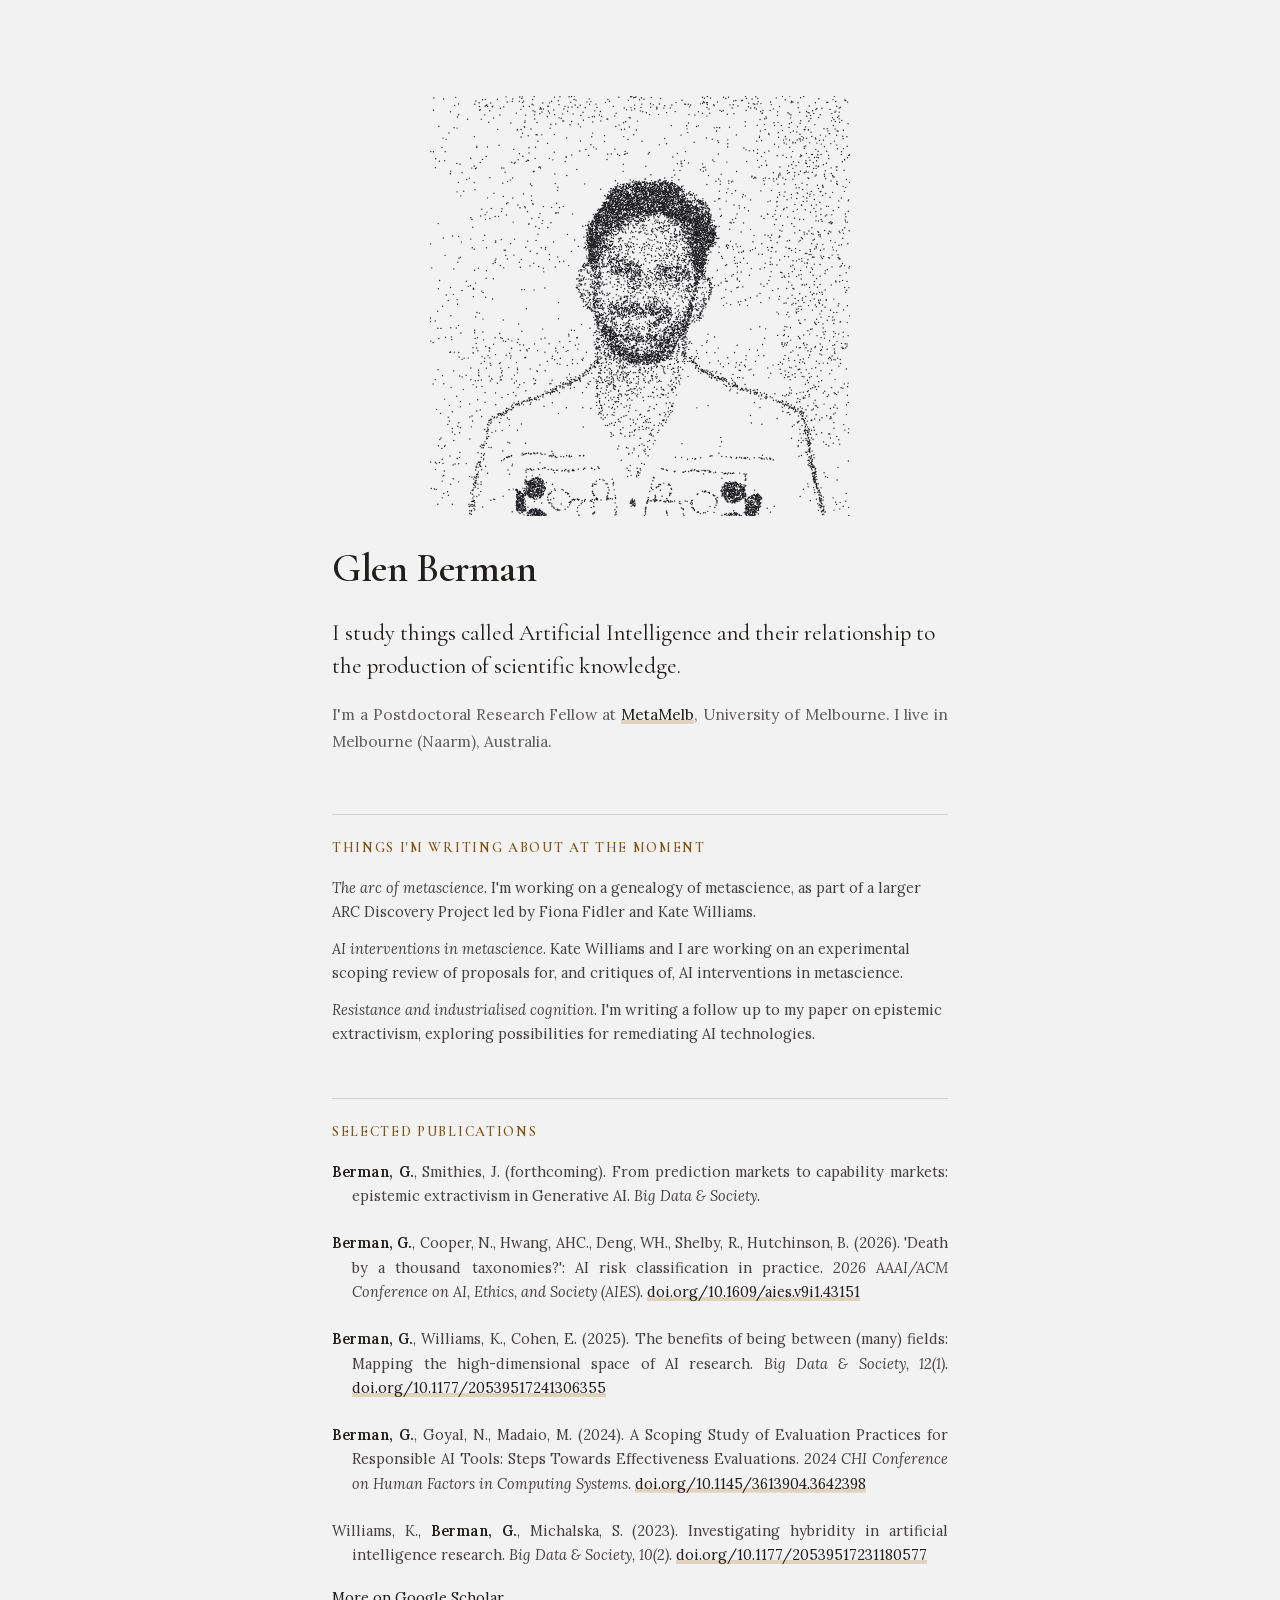
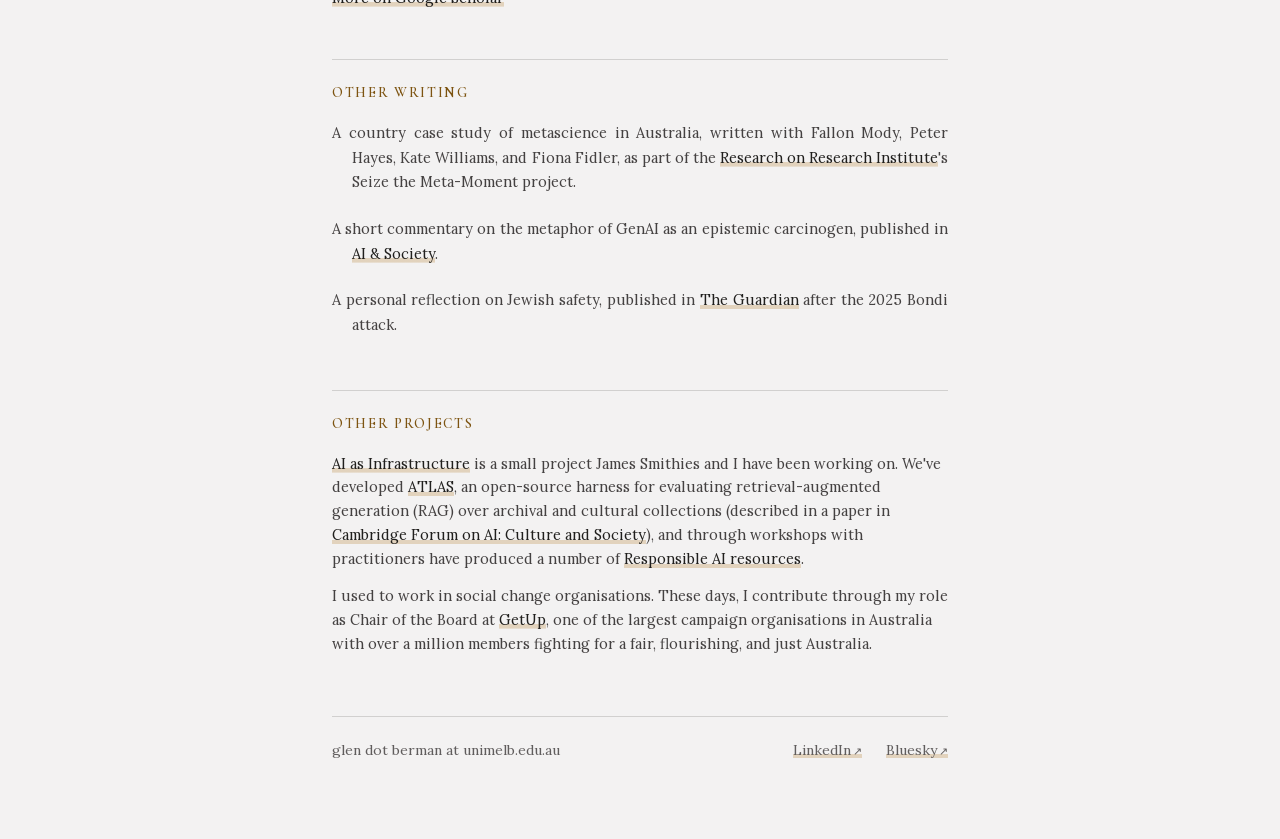
<file: index.html>
<!DOCTYPE html>
<!-- GENERATED FILE — do not edit directly. Edit content.json; the site rebuilds automatically. -->
<html lang="en">
<head>
  <meta charset="utf-8">
  <meta name="viewport" content="width=device-width, initial-scale=1">
  <title>Glen Berman</title>
  <meta name="description" content="Glen Berman studies things called &#x27;Artificial Intelligence&#x27; and their relationship to the production of scientific knowledge. In his more applied research, Glen develops and evaluates Responsible AI interventions. Postdoctoral Research Fellow at MetaMelb, University of Melbourne.">
  <link rel="canonical" href="https://glenberman.com/">
  <meta property="og:type" content="website">
  <meta property="og:title" content="Glen Berman">
  <meta property="og:description" content="I study things called Artificial Intelligence and their relationship to the production of scientific knowledge.">
  <meta property="og:url" content="https://glenberman.com/">
  <link rel="icon" href="favicon.svg" type="image/svg+xml">
  <link rel="stylesheet" href="styles.css">
</head>
<body>
  <main>
    <canvas id="portrait" class="portrait" role="img" aria-label="Stippled portrait of Glen Berman"></canvas>
    <noscript><style>#portrait { display: none; }</style><img class="portrait-fallback" src="portrait.jpg" alt="Portrait of Glen Berman" width="300" height="256"></noscript>
    <h1>Glen Berman</h1>
    <p class="focus">I study things called Artificial Intelligence and their relationship to the production of scientific knowledge.</p>
    <p class="roles">I'm a Postdoctoral Research Fellow at <a href="https://arts.unimelb.edu.au/school-of-historical-and-philosophical-studies/our-research/metamelb" target="_blank" rel="noopener">MetaMelb</a>, University of Melbourne. I live in Melbourne (Naarm), Australia.</p>

    <section aria-labelledby="things-i-m-writing-about-at-the-moment-heading">
      <h2 id="things-i-m-writing-about-at-the-moment-heading">Things I'm writing about at the moment</h2>
      <ul class="project-list">
        <li><em>The arc of metascience</em>. I'm working on a genealogy of metascience, as part of a larger ARC Discovery Project led by Fiona Fidler and Kate Williams.</li>
        <li><em>AI interventions in metascience</em>. Kate Williams and I are working on an experimental scoping review of proposals for, and critiques of, AI interventions in metascience.</li>
        <li><em>Resistance and industrialised cognition</em>. I'm writing a follow up to my paper on epistemic extractivism, exploring possibilities for remediating AI technologies.</li>
      </ul>
    </section>

    <section aria-labelledby="selected-publications-heading">
      <h2 id="selected-publications-heading">Selected publications</h2>
      <ul class="pub-list">
        <li><strong>Berman, G.</strong>, Smithies, J. (forthcoming). From prediction markets to capability markets: epistemic extractivism in Generative AI. <em>Big Data &amp; Society.</em></li>
        <li><strong>Berman, G.</strong>, Cooper, N., Hwang, AHC., Deng, WH., Shelby, R., Hutchinson, B. (2026). 'Death by a thousand taxonomies?': AI risk classification in practice. <em>2026 AAAI/ACM Conference on AI, Ethics, and Society (AIES).</em> <a href="https://doi.org/10.1609/aies.v9i1.43151" target="_blank" rel="noopener">doi.org/10.1609/aies.v9i1.43151</a></li>
        <li><strong>Berman, G.</strong>, Williams, K., Cohen, E. (2025). The benefits of being between (many) fields: Mapping the high-dimensional space of AI research. <em>Big Data &amp; Society, 12(1).</em> <a href="https://doi.org/10.1177/20539517241306355" target="_blank" rel="noopener">doi.org/10.1177/20539517241306355</a></li>
        <li><strong>Berman, G.</strong>, Goyal, N., Madaio, M. (2024). A Scoping Study of Evaluation Practices for Responsible AI Tools: Steps Towards Effectiveness Evaluations. <em>2024 CHI Conference on Human Factors in Computing Systems.</em> <a href="https://doi.org/10.1145/3613904.3642398" target="_blank" rel="noopener">doi.org/10.1145/3613904.3642398</a></li>
        <li>Williams, K., <strong>Berman, G.</strong>, Michalska, S. (2023). Investigating hybridity in artificial intelligence research. <em>Big Data &amp; Society, 10(2).</em> <a href="https://doi.org/10.1177/20539517231180577" target="_blank" rel="noopener">doi.org/10.1177/20539517231180577</a></li>
      </ul>
      <p class="more"><a href="https://scholar.google.com/citations?user=dsnegVQAAAAJ" target="_blank" rel="noopener">More on Google Scholar</a></p>
    </section>

    <section aria-labelledby="other-writing-heading">
      <h2 id="other-writing-heading">Other writing</h2>
      <ul class="pub-list">
        <li>A country case study of metascience in Australia, written with Fallon Mody, Peter Hayes, Kate Williams, and Fiona Fidler, as part of the <a href="https://doi.org/10.6084/m9.figshare.34867686" target="_blank" rel="noopener">Research on Research Institute</a>'s Seize the Meta-Moment project.</li>
        <li>A short commentary on the metaphor of GenAI as an epistemic carcinogen, published in <a href="https://doi.org/10.1007/s00146-025-02537-x" target="_blank" rel="noopener">AI &amp; Society</a>.</li>
        <li>A personal reflection on Jewish safety, published in <a href="https://www.theguardian.com/australia-news/commentisfree/2025/dec/30/what-would-it-take-for-me-to-feel-safe-wearing-a-kippah-after-bondi-ntwnfb" target="_blank" rel="noopener">The Guardian</a> after the 2025 Bondi attack.</li>
      </ul>
    </section>

    <section aria-labelledby="other-projects-heading">
      <h2 id="other-projects-heading">Other projects</h2>
      <ul class="project-list">
        <li><a href="https://aiinfra.anu.edu.au/" target="_blank" rel="noopener">AI as Infrastructure</a> is a small project James Smithies and I have been working on. We've developed <a href="https://github.com/AI-as-Infrastructure/aiinfra-atlas" target="_blank" rel="noopener">ATLAS</a>, an open-source harness for evaluating retrieval-augmented generation (RAG) over archival and cultural collections (described in a paper in <a href="https://doi.org/10.1017/cfc.2026.10029" target="_blank" rel="noopener">Cambridge Forum on AI: Culture and Society</a>), and through workshops with practitioners have produced a number of <a href="https://zenodo.org/communities/aiinfra/records" target="_blank" rel="noopener">Responsible AI resources</a>.</li>
        <li>I used to work in social change organisations. These days, I contribute through my role as Chair of the Board at <a href="https://www.getup.org.au/" target="_blank" rel="noopener">GetUp</a>, one of the largest campaign organisations in Australia with over a million members fighting for a fair, flourishing, and just Australia.</li>
      </ul>
    </section>

    <footer>
      <!-- Email is plain text on purpose, to avoid scraping. -->
      <span>glen dot berman at unimelb.edu.au</span>
      <a href="https://www.linkedin.com/in/glenberman/" target="_blank" rel="noopener">LinkedIn</a>
      <a href="https://bsky.app/profile/glenberman.bsky.social" target="_blank" rel="noopener">Bluesky</a>
    </footer>
  </main>
  <script src="stipple-portrait.js"></script>
  <script>StipplePortrait(document.getElementById('portrait'));</script>
</body>
</html>
</file>
<file: styles.css>
/* glenberman.com — "Classical" design system, production build.
   Editorial, book-like: color as stroke (never fill), hairline rules,
   justified body copy. All values come from the tokens below. */

/* — fonts (self-hosted, SIL Open Font License) — */
@font-face {
  font-family: "Cormorant Garamond";
  font-style: normal;
  font-weight: 400 600;
  font-display: swap;
  src: url("fonts/CormorantGaramond-var.woff2") format("woff2");
}
@font-face {
  font-family: "Lora";
  font-style: normal;
  font-weight: 400 600;
  font-display: swap;
  src: url("fonts/Lora-var.woff2") format("woff2");
}
@font-face {
  font-family: "Lora";
  font-style: italic;
  font-weight: 400;
  font-display: swap;
  src: url("fonts/Lora-italic.woff2") format("woff2");
}

/* — tokens — */
:root {
  --color-bg: #f3f2f2;
  --color-surface: #eae9e9;
  --color-text: #201f1d;
  --color-accent: #b68235;      /* warm gold — stroke only: underlines, headings */
  --color-accent-700: #7d5411;
  --color-neutral-700: #605d5d;
  --color-neutral-800: #444141;
  --color-divider: color-mix(in srgb, #201f1d 16%, transparent);

  --font-heading: "Cormorant Garamond", Georgia, serif;
  --font-body: "Lora", Georgia, serif;
}

/* — base — */
*, *::before, *::after { box-sizing: border-box; }

/* safety net against accidental sideways scroll. `clip` (not `hidden`)
   leaves overflow-y visible, so it doesn't create a scroll container that
   would break the sticky title or its scroll-driven animation. */
html { overflow-x: clip; }

body {
  margin: 0;
  background: var(--color-bg);
  color: var(--color-text);
  font-family: var(--font-body);
}

/* Soft fade-in on load; skipped for reduced-motion visitors. */
@media (prefers-reduced-motion: no-preference) {
  body { animation: fade-in 0.4s ease-out; }
  @keyframes fade-in { from { opacity: 0; } }
}

main {
  max-width: 680px;
  margin: 0 auto;
  padding: 96px 32px 80px;
}

a { color: var(--color-text); }
a:hover { color: var(--color-accent-700); }
:focus { outline: none; }
:focus-visible { outline: 2px solid var(--color-accent); outline-offset: 2px; }
::selection { background: color-mix(in srgb, var(--color-accent) 30%, transparent); }

/* Default link treatment: a soft gold wash sitting under the baseline,
   sweeping up to a full highlight on hover. No underlines. */
main a {
  text-decoration: none;
  background-image: linear-gradient(
    color-mix(in srgb, var(--color-accent) 28%, transparent),
    color-mix(in srgb, var(--color-accent) 28%, transparent));
  background-repeat: no-repeat;
  background-size: 100% 0.32em;
  background-position: 0 100%;
  -webkit-box-decoration-break: clone;
  box-decoration-break: clone;
  transition: background-size 0.18s ease, color 0.18s ease;
}
main a:hover {
  color: var(--color-accent-700);
  background-size: 100% 100%;
}

@media (prefers-reduced-motion: reduce) {
  main a { transition: none; }
}

/* — masthead — */
main { position: relative; }

/* Sticky title: as you scroll, the h1 itself shrinks and settles into a
   slim header bar pinned to the top. CSS scroll-driven animation, no
   JavaScript; browsers without animation-timeline support just get the
   normal static title (and no pinned header). */
@supports (animation-timeline: scroll()) {
  h1 {
    position: sticky;
    top: 0;
    z-index: 20;
    /* Opaque page-coloured backing: invisible against the ground, but keeps
       content from scrolling up through the pinned title. */
    background: var(--color-bg);
    animation: title-shrink linear both;
    animation-timeline: scroll();
    animation-range: 0px 220px;
  }
  @keyframes title-shrink {
    to {
      font-size: 17px;
      letter-spacing: 0.02em;
      padding: 13px 0;
    }
  }
}

/* Full portrait, centered above the title. It scrolls away with the page,
   leaving the sticky title pinned at the top. */
.portrait {
  display: block;
  width: 420px;
  max-width: 100%;
  aspect-ratio: 1;
  margin: 0 auto 30px;
  touch-action: pan-y;
}

/* Plain photo, shown only when JavaScript is off. */
.portrait-fallback {
  display: block;
  width: 300px;
  max-width: 100%;
  height: auto;
  margin: 0 auto 30px;
}

h1 {
  margin: 0;
  font-family: var(--font-heading);
  font-size: 40px;
  font-weight: 600;
  letter-spacing: -0.01em;
  line-height: 1.12;
}

.focus {
  margin: 26px 0 0;
  font-family: var(--font-heading);
  font-size: 23px;
  font-weight: 400;
  line-height: 1.45;
}

.roles {
  margin: 18px 0 0;
  font-size: 15.5px;
  line-height: 1.7;
  text-align: justify;
  color: var(--color-neutral-700);
}

/* — sections — */
section {
  margin-top: 60px;
  border-top: 1px solid var(--color-divider);
  padding-top: 24px;
}
section + section { margin-top: 52px; }

h2 {
  margin: 0;
  font-family: var(--font-heading);
  font-size: 14px;
  font-weight: 600;
  letter-spacing: 0.12em;
  text-transform: uppercase;
  color: var(--color-accent-700);
}

/* — publications — */
.pub-list {
  list-style: none;
  margin: 20px 0 0;
  padding: 0;
  display: flex;
  flex-direction: column;
  gap: 22px;
}
.pub-list li {
  font-size: 14.5px;
  line-height: 1.7;
  text-align: justify;
  color: var(--color-neutral-800);
  /* Hanging indent: runover lines tuck in, author names stay on the left edge. */
  padding-left: 1.4em;
  text-indent: -1.4em;
}
.pub-list strong { font-weight: 600; color: var(--color-text); }
.pub-list a.pdf { color: var(--color-accent-700); }

.more { margin: 20px 0 0; font-size: 14.5px; }

/* Placeholder entries — delete once real content is in. */
.placeholder { font-style: italic; color: var(--color-neutral-700); }

/* — projects — */
.project-list {
  list-style: none;
  margin: 20px 0 0;
  padding: 0;
  display: flex;
  flex-direction: column;
  gap: 13px;
}
.project-list li {
  font-size: 14.5px;
  line-height: 1.65;
  color: var(--color-neutral-800);
}

/* — footer — */
footer {
  margin-top: 60px;
  border-top: 1px solid var(--color-divider);
  padding-top: 24px;
  display: flex;
  flex-wrap: wrap;
  gap: 24px;
  align-items: baseline;
  font-size: 14px;
  color: var(--color-neutral-700);
}
footer a {
  color: var(--color-neutral-700);
  text-decoration: none;
}
/* push the link group to the right edge; email stays left */
footer a:first-of-type { margin-left: auto; }
footer a:hover { color: var(--color-accent-700); }
footer a::after { content: "\2009\2197"; font-size: 11px; }  /* thin space + ↗ */

/* — small screens: justified text gets gappy at narrow measures — */
@media (max-width: 480px) {
  .roles, .pub-list li { text-align: left; }
}

/* — print: black on white, clean margins, no link washes — */
@media print {
  body { background: #fff; color: #000; animation: none; }
  h1 { position: static; animation: none; background: none; }
  .portrait, .portrait-fallback { display: none; }
  main { max-width: 100%; padding: 0; }
  main a, footer a { color: #000; background: none; }
  h2, .pub-list a.pdf { color: #000; }
  .roles, .pub-list li, .project-list li, footer { color: #000; }
}
</file>
